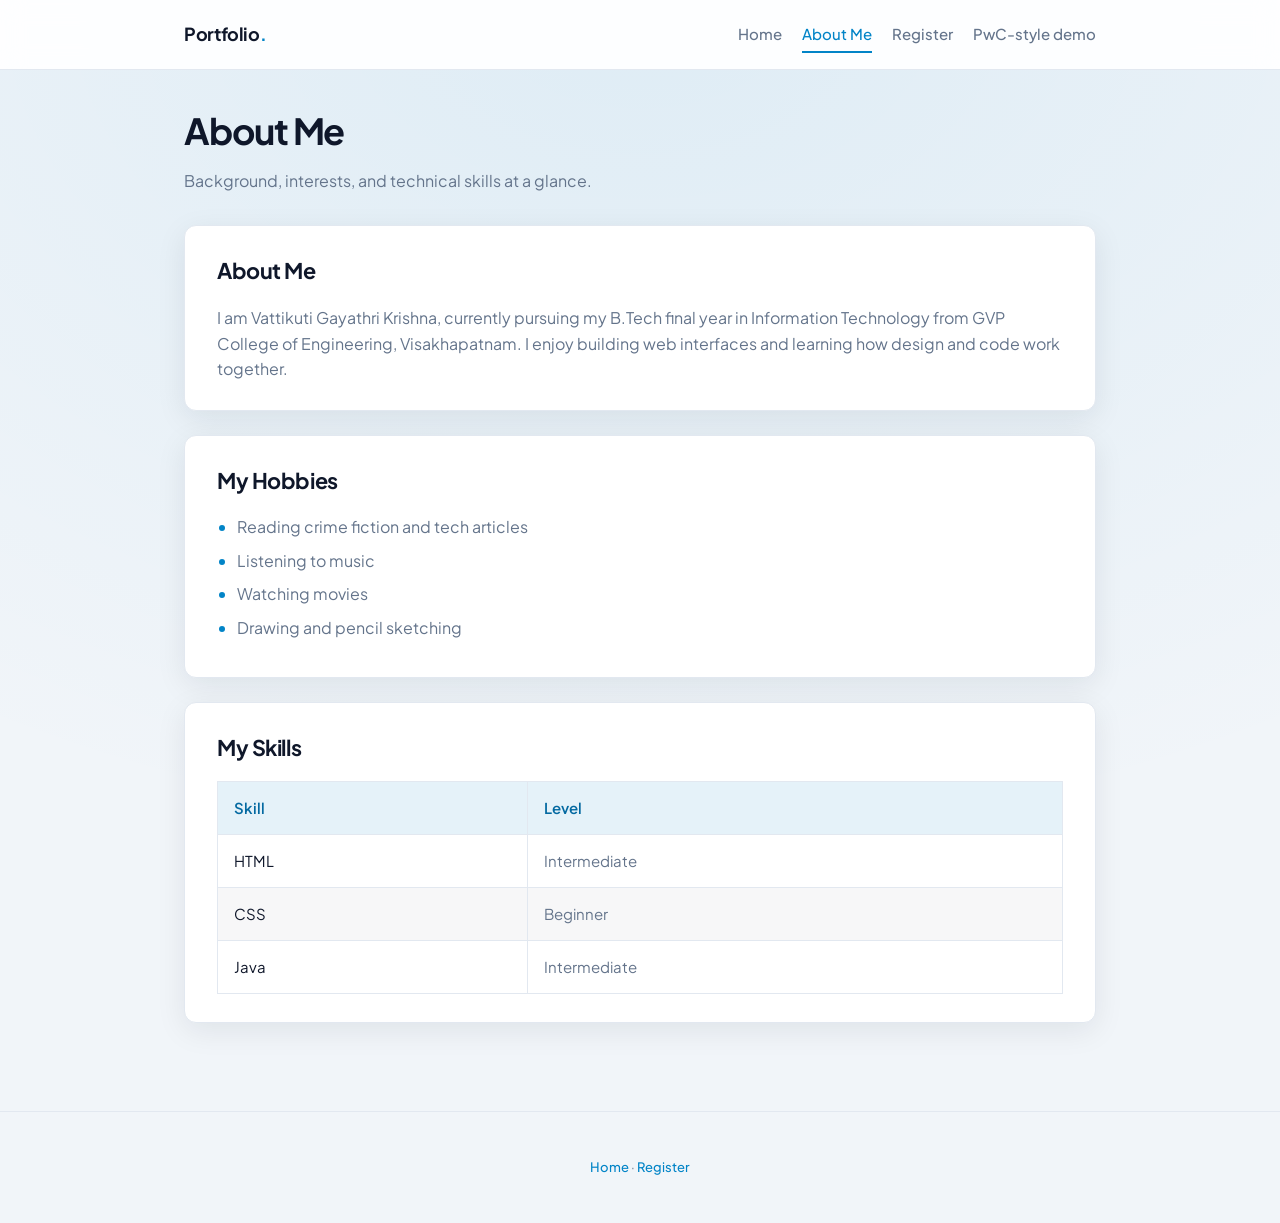
<file: HTML/about.html>
<!DOCTYPE html>
<html lang="en">
<head>
  <meta charset="UTF-8" />
  <meta name="viewport" content="width=device-width, initial-scale=1.0" />
  <title>About Me | Personal Portfolio</title>
  <link rel="preconnect" href="https://fonts.googleapis.com" />
  <link rel="preconnect" href="https://fonts.gstatic.com" crossorigin />
  <link href="https://fonts.googleapis.com/css2?family=Plus+Jakarta+Sans:wght@400;500;600;700&display=swap" rel="stylesheet" />
  <link rel="stylesheet" href="styles.css" />
</head>
<body>
  <header class="site-header">
    <div class="site-header__inner">
      <a class="logo" href="index.html">Portfolio<span>.</span></a>
      <nav class="nav" aria-label="Main">
        <a href="index.html">Home</a>
        <a class="is-active" href="about.html">About Me</a>
        <a href="register.html">Register</a>
        <a href="pwc.html">PwC-style demo</a>
      </nav>
    </div>
  </header>

  <main>
    <h1 class="page-title">About Me</h1>
    <p class="page-sub">Background, interests, and technical skills at a glance.</p>

    <article class="card">
      <h2>About Me</h2>
      <p>
        I am Vattikuti Gayathri Krishna, currently pursuing my B.Tech final year in Information Technology from GVP College of Engineering, Visakhapatnam. I enjoy building web interfaces and learning how design and code work together.
      </p>
    </article>

    <article class="card">
      <h2>My Hobbies</h2>
      <ul class="hobby-list">
        <li>Reading crime fiction and tech articles</li>
        <li>Listening to music</li>
        <li>Watching movies</li>
        <li>Drawing and pencil sketching</li>
      </ul>
    </article>

    <article class="card">
      <h2>My Skills</h2>
      <div class="skills-table-wrap">
        <table class="skills">
          <thead>
            <tr>
              <th>Skill</th>
              <th>Level</th>
            </tr>
          </thead>
          <tbody>
            <tr>
              <td>HTML</td>
              <td>Intermediate</td>
            </tr>
            <tr>
              <td>CSS</td>
              <td>Beginner</td>
            </tr>
            <tr>
              <td>Java</td>
              <td>Intermediate</td>
            </tr>
          </tbody>
        </table>
      </div>
    </article>
  </main>

  <footer class="site-footer">
    <p class="footer-links"><a href="index.html">Home</a> · <a href="register.html">Register</a></p>
  </footer>
</body>
</html>
</file>
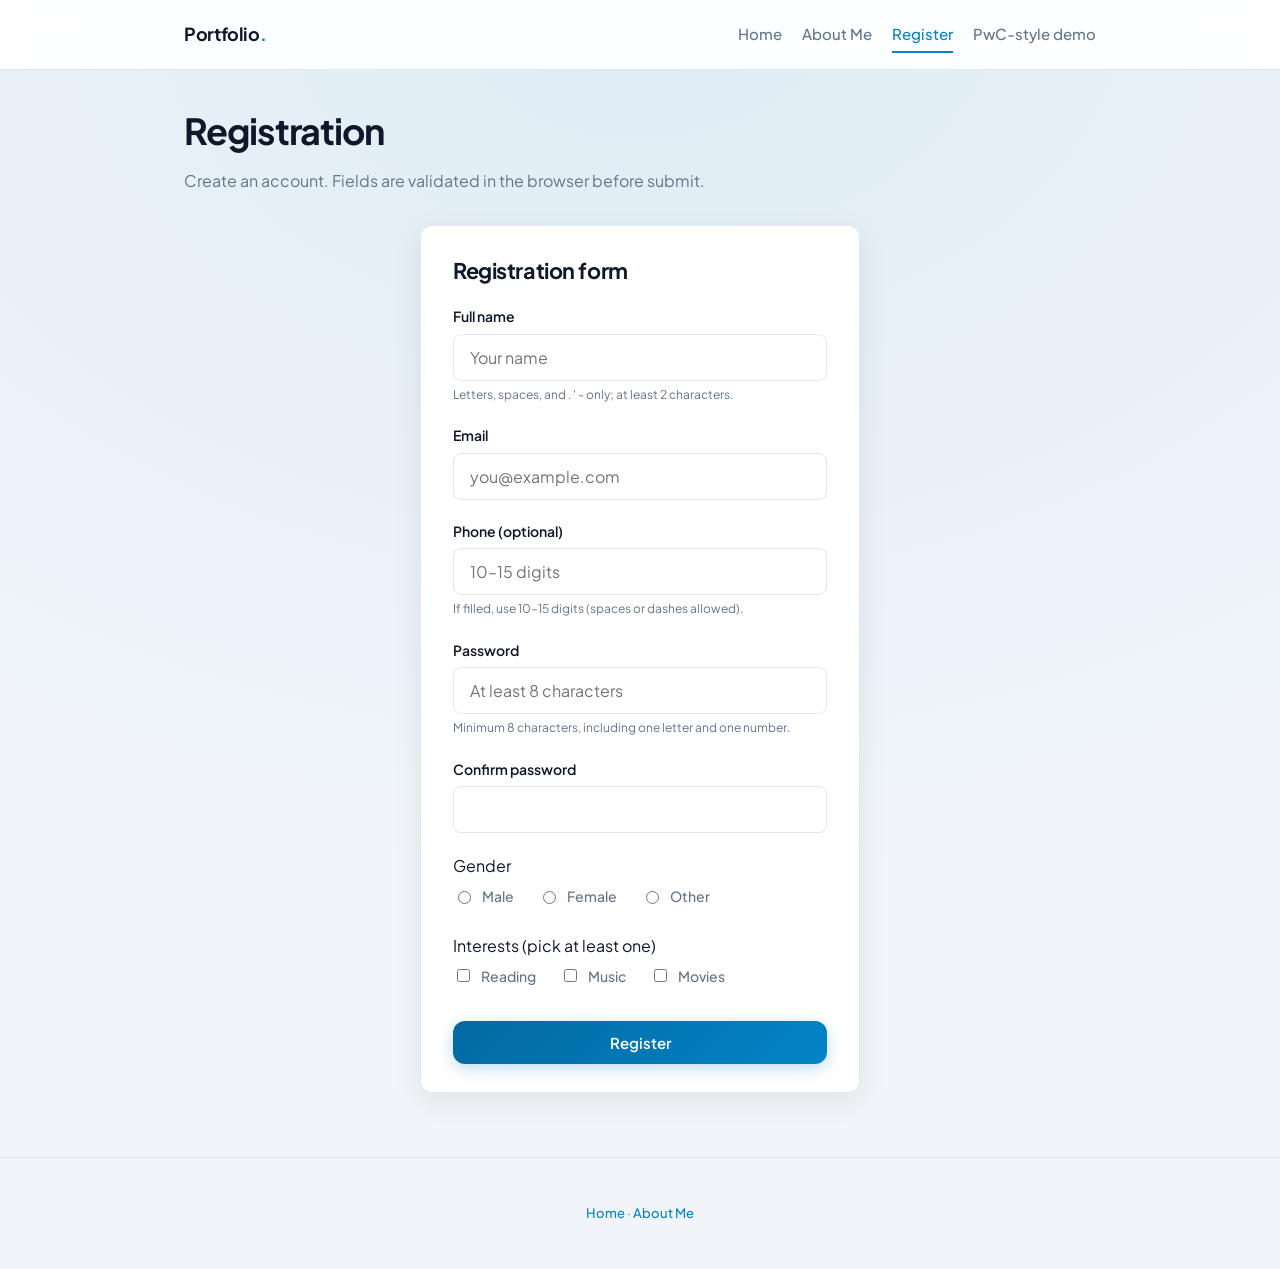
<file: HTML/register.html>
<!DOCTYPE html>
<html lang="en">
<head>
  <meta charset="UTF-8" />
  <meta name="viewport" content="width=device-width, initial-scale=1.0" />
  <title>Register | Personal Portfolio</title>
  <link rel="preconnect" href="https://fonts.googleapis.com" />
  <link rel="preconnect" href="https://fonts.gstatic.com" crossorigin />
  <link href="https://fonts.googleapis.com/css2?family=Plus+Jakarta+Sans:wght@400;500;600;700&display=swap" rel="stylesheet" />
  <link rel="stylesheet" href="styles.css" />
</head>
<body>
  <header class="site-header">
    <div class="site-header__inner">
      <a class="logo" href="index.html">Portfolio<span>.</span></a>
      <nav class="nav" aria-label="Main">
        <a href="index.html">Home</a>
        <a href="about.html">About Me</a>
        <a class="is-active" href="register.html">Register</a>
        <a href="pwc.html">PwC-style demo</a>
      </nav>
    </div>
  </header>

  <main>
    <h1 class="page-title">Registration</h1>
    <p class="page-sub">Create an account. Fields are validated in the browser before submit.</p>

    <article class="card form-card">
      <h2>Registration form</h2>
      <form id="register-form" novalidate>
        <div class="form-group">
          <label for="name">Full name</label>
          <input type="text" id="name" name="name" autocomplete="name" required minlength="2" maxlength="80" pattern="[A-Za-z\s.'-]{2,}" placeholder="Your name" />
          <p class="hint">Letters, spaces, and . ' - only; at least 2 characters.</p>
          <p class="field-error" id="name-error" role="alert"></p>
        </div>

        <div class="form-group">
          <label for="email">Email</label>
          <input type="email" id="email" name="email" autocomplete="email" required placeholder="you@example.com" />
          <p class="field-error" id="email-error" role="alert"></p>
        </div>

        <div class="form-group">
          <label for="phone">Phone (optional)</label>
          <input type="tel" id="phone" name="phone" autocomplete="tel" inputmode="numeric" pattern="[0-9\s\-+]{10,15}" placeholder="10–15 digits" />
          <p class="hint">If filled, use 10–15 digits (spaces or dashes allowed).</p>
          <p class="field-error" id="phone-error" role="alert"></p>
        </div>

        <div class="form-group">
          <label for="password">Password</label>
          <input type="password" id="password" name="password" autocomplete="new-password" required minlength="8" placeholder="At least 8 characters" />
          <p class="hint">Minimum 8 characters, including one letter and one number.</p>
          <p class="field-error" id="password-error" role="alert"></p>
        </div>

        <div class="form-group">
          <label for="confirm">Confirm password</label>
          <input type="password" id="confirm" name="confirm" autocomplete="new-password" required />
          <p class="field-error" id="confirm-error" role="alert"></p>
        </div>

        <div class="form-group">
          <span id="gender-label">Gender</span>
          <div class="radio-row" role="group" aria-labelledby="gender-label">
            <label><input type="radio" name="gender" value="male" required /> Male</label>
            <label><input type="radio" name="gender" value="female" /> Female</label>
            <label><input type="radio" name="gender" value="other" /> Other</label>
          </div>
          <p class="field-error" id="gender-error" role="alert"></p>
        </div>

        <div class="form-group">
          <span id="interests-label">Interests (pick at least one)</span>
          <div class="check-row" role="group" aria-labelledby="interests-label">
            <label><input type="checkbox" name="interest" value="reading" /> Reading</label>
            <label><input type="checkbox" name="interest" value="music" /> Music</label>
            <label><input type="checkbox" name="interest" value="movies" /> Movies</label>
          </div>
          <p class="field-error" id="interest-error" role="alert"></p>
        </div>

        <div class="form-actions">
          <button class="btn btn--primary" type="submit">Register</button>
        </div>

        <p class="form-success" id="form-success" role="status">Registration passed validation. (Demo: no server — data is not sent.)</p>
      </form>
    </article>
  </main>

  <footer class="site-footer">
    <p class="footer-links"><a href="index.html">Home</a> · <a href="about.html">About Me</a></p>
  </footer>

  <script>
    (function () {
      var form = document.getElementById("register-form");
      var nameInput = document.getElementById("name");
      var emailInput = document.getElementById("email");
      var phoneInput = document.getElementById("phone");
      var passwordInput = document.getElementById("password");
      var confirmInput = document.getElementById("confirm");
      var successEl = document.getElementById("form-success");

      function showFieldError(id, message) {
        var el = document.getElementById(id);
        var input = el.previousElementSibling;
        while (input && input.tagName !== "INPUT") {
          input = input.previousElementSibling;
        }
        el.textContent = message || "";
        el.classList.toggle("is-visible", !!message);
        if (input && input.classList) {
          input.classList.toggle("invalid", !!message);
        }
      }

      function clearErrors() {
        ["name-error", "email-error", "phone-error", "password-error", "confirm-error", "gender-error", "interest-error"].forEach(function (id) {
          showFieldError(id, "");
        });
        successEl.classList.remove("is-visible");
      }

      function passwordStrongEnough(value) {
        return value.length >= 8 && /[A-Za-z]/.test(value) && /[0-9]/.test(value);
      }

      function validate() {
        clearErrors();
        var ok = true;

        if (!nameInput.value.trim() || nameInput.value.trim().length < 2) {
          showFieldError("name-error", "Please enter your full name (at least 2 characters).");
          ok = false;
        } else if (!nameInput.validity.valid) {
          showFieldError("name-error", "Use only letters, spaces, and . ' - characters.");
          ok = false;
        }

        if (!emailInput.value.trim()) {
          showFieldError("email-error", "Email is required.");
          ok = false;
        } else if (!emailInput.validity.valid) {
          showFieldError("email-error", "Enter a valid email address.");
          ok = false;
        }

        if (phoneInput.value.trim()) {
          var digits = phoneInput.value.replace(/\D/g, "");
          if (digits.length < 10 || digits.length > 15) {
            showFieldError("phone-error", "Phone must be 10–15 digits.");
            ok = false;
          }
        }

        if (!passwordInput.value) {
          showFieldError("password-error", "Password is required.");
          ok = false;
        } else if (!passwordStrongEnough(passwordInput.value)) {
          showFieldError("password-error", "Use at least 8 characters with one letter and one number.");
          ok = false;
        }

        if (confirmInput.value !== passwordInput.value) {
          showFieldError("confirm-error", "Passwords do not match.");
          ok = false;
        }

        var genderChecked = form.querySelector('input[name="gender"]:checked');
        if (!genderChecked) {
          showFieldError("gender-error", "Please select a gender option.");
          ok = false;
        }

        var interests = form.querySelectorAll('input[name="interest"]:checked');
        if (interests.length === 0) {
          showFieldError("interest-error", "Select at least one interest.");
          ok = false;
        }

        return ok;
      }

      form.addEventListener("submit", function (e) {
        e.preventDefault();
        if (validate()) {
          successEl.classList.add("is-visible");
        }
      });

      ["input", "change"].forEach(function (evt) {
        form.addEventListener(evt, function () {
          if (successEl.classList.contains("is-visible")) {
            successEl.classList.remove("is-visible");
          }
        });
      });
    })();
  </script>
</body>
</html>
</file>
<file: HTML/styles.css>
/* Personal Portfolio — shared styles */

:root {
  --bg: #f1f5f9;
  --bg-card: #ffffff;
  --bg-input: #ffffff;
  --border: #e2e8f0;
  --text: #0f172a;
  --text-muted: #64748b;
  --accent: #0284c7;
  --accent-dim: #0369a1;
  --success: #059669;
  --error: #dc2626;
  --radius: 12px;
  --shadow: 0 8px 30px rgba(15, 23, 42, 0.08);
  --font: "Plus Jakarta Sans", system-ui, sans-serif;
}

*,
*::before,
*::after {
  box-sizing: border-box;
}

html {
  scroll-behavior: smooth;
}

body {
  margin: 0;
  min-height: 100vh;
  font-family: var(--font);
  font-size: 1rem;
  line-height: 1.6;
  color: var(--text);
  background: var(--bg);
  background-image: radial-gradient(ellipse 100% 70% at 50% 0%, rgba(2, 132, 199, 0.08), transparent);
}

.site-header {
  position: sticky;
  top: 0;
  z-index: 100;
  background: rgba(255, 255, 255, 0.92);
  backdrop-filter: blur(12px);
  border-bottom: 1px solid var(--border);
}

.site-header__inner {
  max-width: 960px;
  margin: 0 auto;
  padding: 1rem 1.5rem;
  display: flex;
  flex-wrap: wrap;
  align-items: center;
  justify-content: space-between;
  gap: 1rem;
}

.logo {
  font-weight: 700;
  font-size: 1.125rem;
  color: var(--text);
  text-decoration: none;
  letter-spacing: -0.02em;
}

.logo span {
  color: var(--accent);
}

.nav {
  display: flex;
  flex-wrap: wrap;
  gap: 0.5rem 1.25rem;
}

.nav a {
  color: var(--text-muted);
  text-decoration: none;
  font-weight: 500;
  font-size: 0.9375rem;
  padding: 0.35rem 0;
  border-bottom: 2px solid transparent;
  transition: color 0.2s, border-color 0.2s;
}

.nav a:hover,
.nav a:focus-visible {
  color: var(--accent);
}

.nav a.is-active {
  color: var(--accent);
  border-bottom-color: var(--accent);
}

main {
  max-width: 960px;
  margin: 0 auto;
  padding: 2rem 1.5rem 4rem;
}

.hero {
  text-align: center;
  padding: 3rem 0 2rem;
}

.hero h1 {
  margin: 0 0 0.75rem;
  font-size: clamp(2rem, 5vw, 2.75rem);
  font-weight: 700;
  letter-spacing: -0.03em;
  line-height: 1.2;
}

.hero .lead {
  margin: 0 auto 2rem;
  max-width: 36ch;
  color: var(--text-muted);
  font-size: 1.125rem;
}

.btn-row {
  display: flex;
  flex-wrap: wrap;
  gap: 1rem;
  justify-content: center;
}

.btn {
  display: inline-flex;
  align-items: center;
  justify-content: center;
  padding: 0.75rem 1.5rem;
  font-family: inherit;
  font-weight: 600;
  font-size: 0.9375rem;
  border-radius: var(--radius);
  border: none;
  cursor: pointer;
  text-decoration: none;
  transition: transform 0.15s, box-shadow 0.15s, background 0.2s;
}

.btn:focus-visible {
  outline: 2px solid var(--accent);
  outline-offset: 2px;
}

.btn--primary {
  background: linear-gradient(135deg, var(--accent-dim), var(--accent));
  color: #ffffff;
  box-shadow: 0 4px 16px rgba(2, 132, 199, 0.28);
}

.btn--primary:hover {
  transform: translateY(-1px);
  box-shadow: 0 6px 22px rgba(2, 132, 199, 0.35);
}

.btn--ghost {
  background: transparent;
  color: var(--text);
  border: 1px solid var(--border);
}

.btn--ghost:hover {
  border-color: var(--accent);
  color: var(--accent);
}

.card {
  background: var(--bg-card);
  border: 1px solid var(--border);
  border-radius: var(--radius);
  padding: 1.75rem 2rem;
  margin-bottom: 1.5rem;
  box-shadow: var(--shadow);
}

.card h2 {
  margin: 0 0 1rem;
  font-size: 1.35rem;
  font-weight: 700;
  color: var(--text);
  letter-spacing: -0.02em;
}

.card h2:first-child {
  margin-top: 0;
}

.card p {
  margin: 0 0 1rem;
  color: var(--text-muted);
}

.card p:last-child {
  margin-bottom: 0;
}

.project-showcase__head {
  display: flex;
  gap: 1.25rem;
  align-items: flex-start;
  margin-bottom: 1.25rem;
}

.project-showcase__mark {
  flex-shrink: 0;
  margin-top: 0.2rem;
}

.project-showcase__intro h2 {
  margin-top: 0;
}

.project-showcase__actions {
  display: flex;
  flex-wrap: wrap;
  gap: 0.75rem;
  margin-bottom: 0 !important;
}

.project-showcase__media {
  position: relative;
  margin-top: 1rem;
  border-radius: var(--radius);
  overflow: hidden;
  border: 1px solid var(--border);
  background: #0f172a;
}

.project-showcase__video {
  display: block;
  width: 100%;
  max-height: 280px;
  object-fit: contain;
  vertical-align: middle;
}

.project-showcase__badge {
  position: absolute;
  left: 0.65rem;
  bottom: 0.65rem;
  display: flex;
  align-items: center;
  gap: 0.35rem;
  padding: 0.3rem 0.55rem 0.3rem 0.4rem;
  background: rgba(0, 0, 0, 0.55);
  border: 1px solid rgba(255, 255, 255, 0.2);
  border-radius: 6px;
  font-weight: 700;
  font-size: 0.9rem;
  color: #fff;
  pointer-events: none;
}

.project-showcase__badge img {
  display: block;
  height: 1.35rem;
  width: auto;
}

.project-showcase__note {
  margin: 0.65rem 0 0 !important;
  font-size: 0.8125rem;
  color: var(--text-muted);
}

.page-title {
  margin: 0 0 0.5rem;
  font-size: clamp(1.75rem, 4vw, 2.25rem);
  font-weight: 700;
  letter-spacing: -0.03em;
}

.page-sub {
  margin: 0 0 2rem;
  color: var(--text-muted);
}

.hobby-list {
  margin: 0;
  padding-left: 1.25rem;
  color: var(--text-muted);
}

.hobby-list li {
  margin-bottom: 0.5rem;
}

.hobby-list li::marker {
  color: var(--accent);
}

.skills-table-wrap {
  overflow-x: auto;
  margin-top: 0.5rem;
}

table.skills {
  width: 100%;
  border-collapse: collapse;
  font-size: 0.9375rem;
}

table.skills th,
table.skills td {
  padding: 0.875rem 1rem;
  text-align: left;
  border: 1px solid var(--border);
}

table.skills thead th {
  background: rgba(2, 132, 199, 0.1);
  color: var(--accent-dim);
  font-weight: 600;
}

table.skills tbody tr:nth-child(even) {
  background: rgba(15, 23, 42, 0.03);
}

table.skills tbody td:last-child {
  color: var(--text-muted);
}

/* Registration form */
.form-card {
  max-width: 440px;
  margin: 0 auto;
}

.form-group {
  margin-bottom: 1.25rem;
}

.form-group label {
  display: block;
  margin-bottom: 0.4rem;
  font-weight: 600;
  font-size: 0.875rem;
  color: var(--text);
}

.form-group .hint {
  margin: 0.25rem 0 0;
  font-size: 0.75rem;
  color: var(--text-muted);
}

.form-group input[type="text"],
.form-group input[type="email"],
.form-group input[type="password"],
.form-group input[type="tel"] {
  width: 100%;
  padding: 0.75rem 1rem;
  font-family: inherit;
  font-size: 1rem;
  color: var(--text);
  background: var(--bg-input);
  border: 1px solid var(--border);
  border-radius: 8px;
  transition: border-color 0.2s, box-shadow 0.2s;
}

.form-group input:focus {
  outline: none;
  border-color: var(--accent);
  box-shadow: 0 0 0 3px rgba(2, 132, 199, 0.18);
}

.form-group input.invalid {
  border-color: var(--error);
}

.form-group .field-error {
  margin: 0.35rem 0 0;
  font-size: 0.8125rem;
  color: var(--error);
  display: none;
}

.form-group input.invalid ~ .field-error,
.form-group .field-error.is-visible {
  display: block;
}

.radio-row,
.check-row {
  display: flex;
  flex-wrap: wrap;
  gap: 1rem 1.5rem;
  margin-top: 0.35rem;
}

.radio-row label,
.check-row label {
  display: inline-flex;
  align-items: center;
  gap: 0.5rem;
  font-weight: 500;
  cursor: pointer;
  color: var(--text-muted);
}

.radio-row input,
.check-row input {
  accent-color: var(--accent);
}

.form-actions {
  margin-top: 1.75rem;
}

.form-actions .btn {
  width: 100%;
}

.form-success {
  display: none;
  margin-top: 1.25rem;
  padding: 1rem;
  border-radius: 8px;
  background: rgba(5, 150, 105, 0.1);
  border: 1px solid rgba(5, 150, 105, 0.35);
  color: #047857;
  font-size: 0.9375rem;
}

.form-success.is-visible {
  display: block;
}

.site-footer {
  margin-top: auto;
  padding: 2rem 1.5rem;
  text-align: center;
  color: var(--text-muted);
  font-size: 0.8125rem;
  border-top: 1px solid var(--border);
}

.footer-links a {
  color: var(--accent);
  text-decoration: none;
  font-weight: 500;
}

.footer-links a:hover {
  text-decoration: underline;
}
</file>
